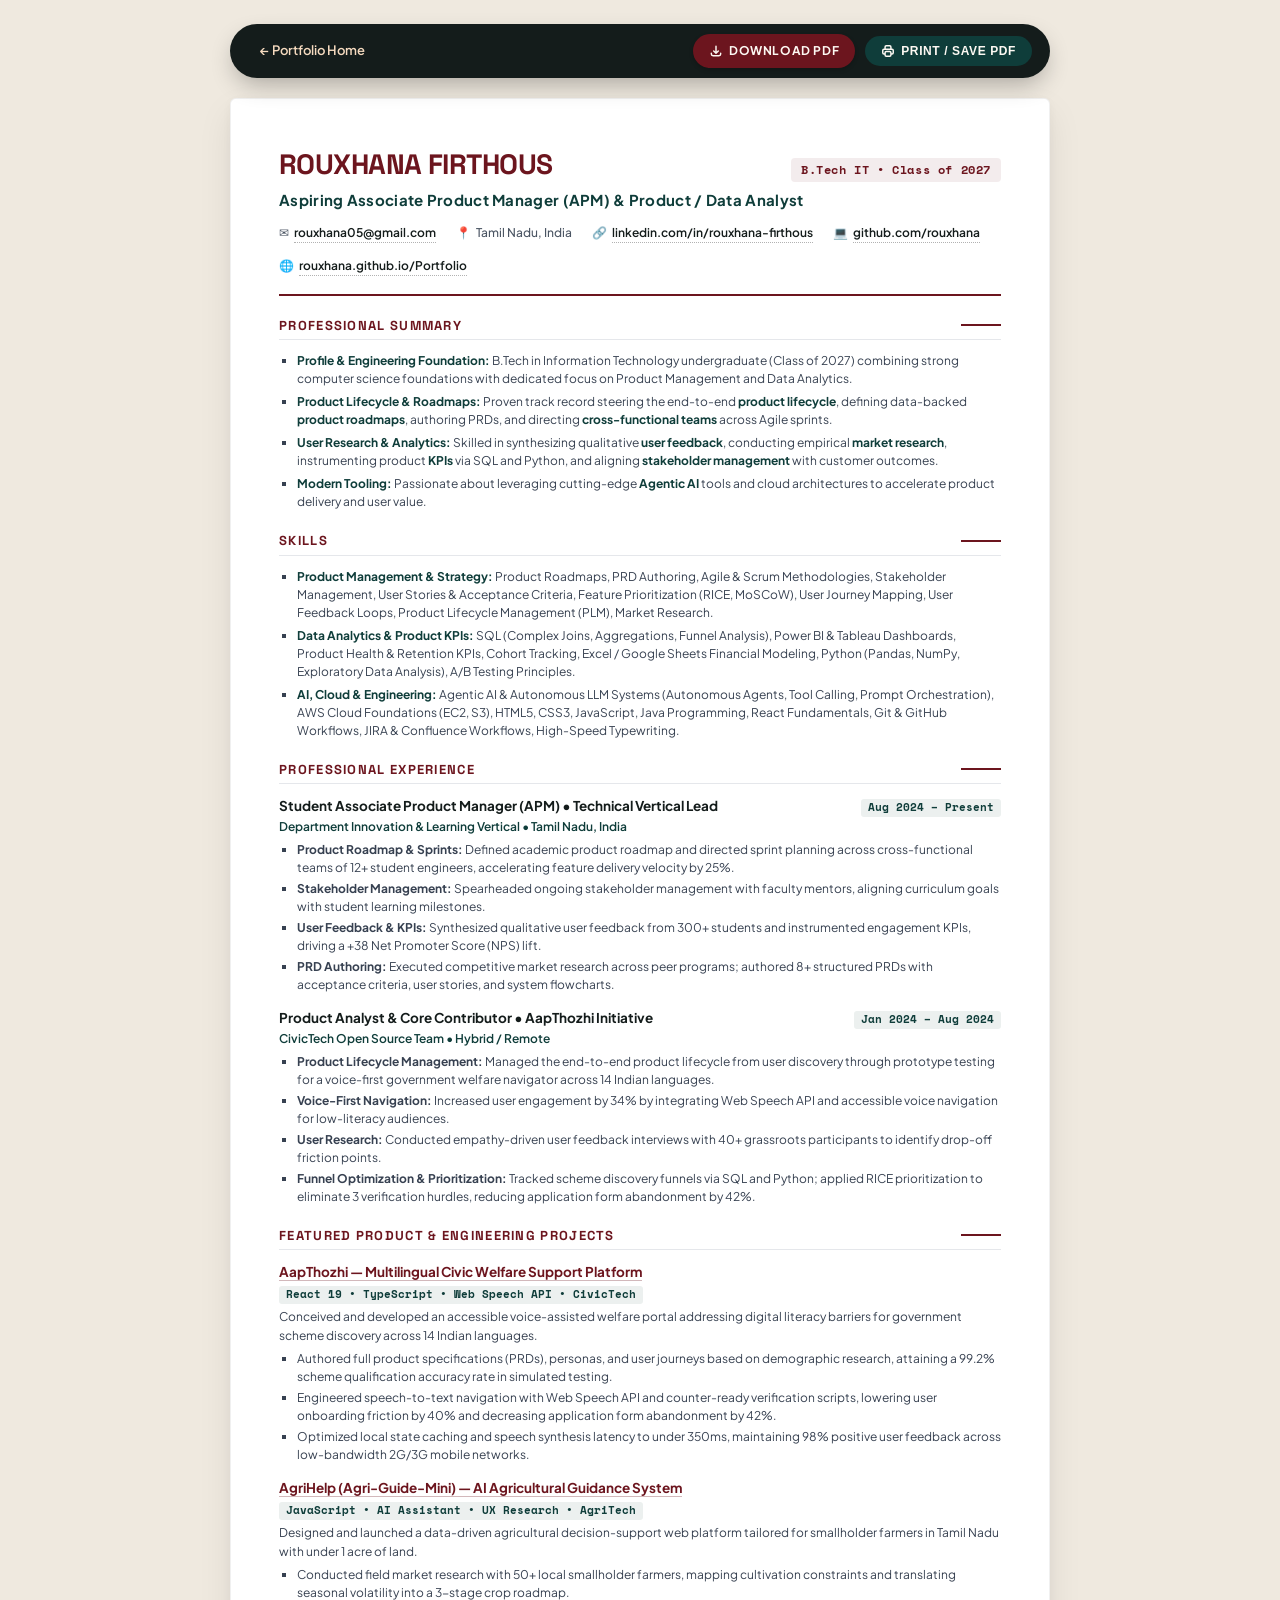
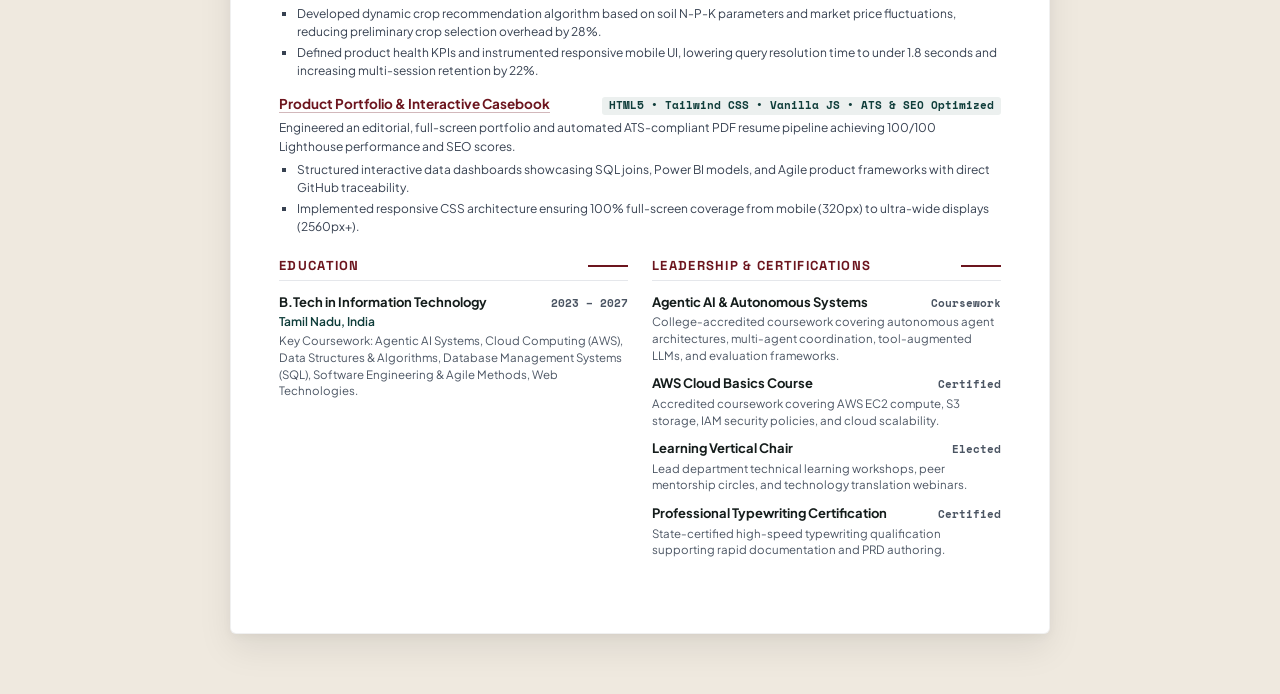
<file: resume.html>
<!DOCTYPE html>
<html lang="en">
<head>
  <meta charset="utf-8">
  <meta name="viewport" content="width=device-width, initial-scale=1.0">
  <title>Rouxhana Firthous - Resume | Associate Product Manager & Data Analyst</title>
  <meta name="description" content="Official Resume of Rouxhana Firthous - Aspiring Associate Product Manager (APM) & Data Analyst (Class of 2027). Specialized in Product Strategy, SQL, and Agile Execution.">
  
  <!-- Google Fonts -->
  <link rel="preconnect" href="https://fonts.googleapis.com">
  <link rel="preconnect" href="https://fonts.gstatic.com" crossorigin>
  <link href="https://fonts.googleapis.com/css2?family=Plus+Jakarta+Sans:wght@400;500;600;700;800&family=Space+Grotesk:wght@600;700&family=Space+Mono:wght@400;700&display=swap" rel="stylesheet">
  
  <style>
    :root {
      --primary: #6C151E; /* Bordo */
      --secondary: #0F3D3A; /* Pine Green */
      --dark: #141C1B;
      --muted: #4B5563;
      --light-bg: #F9FAFB;
      --border: #E5E7EB;
      --accent: #C98246;
      --cream: #FDF9F3;
    }

    * {
      box-sizing: border-box;
      margin: 0;
      padding: 0;
    }

    body {
      font-family: 'Plus Jakarta Sans', -apple-system, BlinkMacSystemFont, "Segoe UI", Roboto, sans-serif;
      color: var(--dark);
      background-color: #EFE9DF;
      line-height: 1.5;
      padding: 24px 12px 60px 12px;
      -webkit-font-smoothing: antialiased;
    }

    /* Floating Toolbar */
    .action-bar {
      position: sticky;
      top: 16px;
      z-index: 50;
      max-width: 820px;
      margin: 0 auto 20px auto;
      background: var(--dark);
      color: white;
      padding: 10px 18px;
      border-radius: 9999px;
      display: flex;
      justify-content: space-between;
      align-items: center;
      box-shadow: 0 10px 25px -5px rgba(0,0,0,0.3);
      backdrop-filter: blur(8px);
    }

    .action-bar-left {
      display: flex;
      align-items: center;
      gap: 10px;
    }

    .action-bar-left a.back-link {
      color: #F5DABF;
      text-decoration: none;
      font-size: 13px;
      font-weight: 600;
      display: flex;
      align-items: center;
      gap: 6px;
      padding: 6px 12px;
      border-radius: 6px;
      transition: background 0.2s;
    }

    .action-bar-left a.back-link:hover {
      background: rgba(255, 255, 255, 0.1);
    }

    .action-bar-right {
      display: flex;
      align-items: center;
      gap: 10px;
    }

    .btn {
      display: inline-flex;
      align-items: center;
      gap: 6px;
      font-size: 12px;
      font-weight: 700;
      text-transform: uppercase;
      letter-spacing: 0.05em;
      padding: 8px 16px;
      border-radius: 9999px;
      text-decoration: none;
      cursor: pointer;
      border: none;
      transition: all 0.2s;
    }

    .btn-download {
      background: #6C151E;
      color: #FDF9F3;
      box-shadow: 0 2px 4px rgba(0,0,0,0.2);
    }

    .btn-download:hover {
      background: #871B26;
      transform: translateY(-1px);
    }

    .btn-print {
      background: #0F3D3A;
      color: #FDF9F3;
    }

    .btn-print:hover {
      background: #175450;
      transform: translateY(-1px);
    }

    /* Resume Page Container (Standard A4 / Letter proportions) */
    .resume-page {
      max-width: 820px;
      margin: 0 auto;
      background: #FFFFFF;
      padding: 44px 48px;
      box-shadow: 0 15px 35px rgba(0,0,0,0.08), 0 3px 10px rgba(0,0,0,0.04);
      border-radius: 6px;
      border: 1px solid rgba(0,0,0,0.06);
    }

    /* Header */
    .header {
      border-bottom: 2px solid var(--primary);
      padding-bottom: 18px;
      margin-bottom: 20px;
    }

    .header-top {
      display: flex;
      justify-content: space-between;
      align-items: baseline;
      flex-wrap: wrap;
      gap: 8px;
    }

    .candidate-name {
      font-family: 'Space Grotesk', sans-serif;
      font-size: 28px;
      font-weight: 800;
      letter-spacing: -0.02em;
      color: var(--primary);
      text-transform: uppercase;
    }

    .candidate-cohort {
      font-family: 'Space Mono', monospace;
      font-size: 12px;
      font-weight: 700;
      background: rgba(108, 21, 30, 0.08);
      color: var(--primary);
      padding: 3px 10px;
      border-radius: 4px;
      letter-spacing: 0.05em;
    }

    .candidate-title {
      font-size: 15px;
      font-weight: 700;
      color: var(--secondary);
      margin-top: 4px;
      letter-spacing: 0.02em;
    }

    .contact-grid {
      display: flex;
      flex-wrap: wrap;
      gap: 14px 20px;
      margin-top: 12px;
      font-size: 12px;
      color: var(--muted);
      font-weight: 500;
    }

    .contact-item {
      display: inline-flex;
      align-items: center;
      gap: 5px;
    }

    .contact-item a {
      color: var(--dark);
      text-decoration: none;
      font-weight: 600;
      border-bottom: 1px dotted rgba(0,0,0,0.3);
      transition: color 0.15s, border-color 0.15s;
    }

    .contact-item a:hover {
      color: var(--primary);
      border-bottom-color: var(--primary);
    }

    /* Section Styling */
    .section {
      margin-bottom: 20px;
    }

    .section-title {
      font-family: 'Space Grotesk', sans-serif;
      font-size: 13px;
      font-weight: 800;
      text-transform: uppercase;
      letter-spacing: 0.1em;
      color: var(--primary);
      border-bottom: 1.5px solid var(--border);
      padding-bottom: 4px;
      margin-bottom: 12px;
      display: flex;
      align-items: center;
      justify-content: space-between;
    }

    .section-title::after {
      content: "";
      width: 40px;
      height: 2px;
      background: var(--primary);
    }

    /* Summary & Skills Bullets */
    .summary-bullets, .skills-bullets {
      list-style-type: square;
      padding-left: 18px;
      margin-top: 4px;
      font-size: 12px;
      color: #374151;
      line-height: 1.5;
    }

    .summary-bullets li, .skills-bullets li {
      margin-bottom: 5px;
    }

    .summary-bullets strong, .skills-bullets strong {
      color: var(--secondary);
      font-weight: 700;
    }

    .skills-category {
      margin-bottom: 10px;
      font-size: 12px;
      line-height: 1.5;
    }

    .skills-category strong {
      color: var(--secondary);
      font-weight: 700;
      display: inline-block;
      min-width: 175px;
    }

    .skills-category span {
      color: #374151;
    }

    /* Projects */
    .project-item {
      margin-bottom: 14px;
    }

    .project-header {
      display: flex;
      justify-content: space-between;
      align-items: baseline;
      flex-wrap: wrap;
      gap: 4px;
    }

    .project-title {
      font-size: 13.5px;
      font-weight: 700;
      color: var(--dark);
    }

    .project-title a {
      color: var(--primary);
      text-decoration: none;
      border-bottom: 1px solid rgba(108, 21, 30, 0.3);
    }

    .project-title a:hover {
      border-bottom-color: var(--primary);
    }

    .project-tags {
      font-family: 'Space Mono', monospace;
      font-size: 10.5px;
      color: var(--secondary);
      font-weight: 700;
      background: rgba(15, 61, 58, 0.08);
      padding: 1px 7px;
      border-radius: 3px;
    }

    .project-desc {
      font-size: 12px;
      color: #374151;
      margin-top: 4px;
      line-height: 1.55;
    }

    .project-bullets {
      list-style-type: square;
      padding-left: 18px;
      margin-top: 5px;
      font-size: 12px;
      color: #374151;
      line-height: 1.5;
    }

    .project-bullets li {
      margin-bottom: 3px;
    }

    /* Education & Leadership */
    .item-block {
      margin-bottom: 10px;
    }

    .item-row {
      display: flex;
      justify-content: space-between;
      align-items: baseline;
      font-size: 13px;
    }

    .item-name {
      font-weight: 700;
      color: var(--dark);
    }

    .item-meta {
      font-family: 'Space Mono', monospace;
      font-size: 11px;
      color: var(--muted);
      font-weight: 600;
    }

    .item-sub {
      font-size: 12px;
      color: var(--secondary);
      font-weight: 600;
      margin-top: 1px;
    }

    .item-details {
      font-size: 11.5px;
      color: #4B5563;
      margin-top: 2px;
      line-height: 1.45;
    }

    /* Two-column wrapper for bottom sections */
    .two-col {
      display: grid;
      grid-template-columns: 1fr 1fr;
      gap: 24px;
    }

    @media (max-width: 640px) {
      body {
        padding: 10px 6px 36px 6px;
      }
      .resume-page {
        padding: 22px 16px;
      }
      .candidate-name {
        font-size: 22px;
      }
      .two-col {
        grid-template-columns: 1fr;
        gap: 16px;
      }
      .skills-category strong {
        display: block;
        min-width: auto;
        margin-bottom: 2px;
      }
      .action-bar {
        border-radius: 12px;
        flex-direction: column;
        gap: 8px;
        align-items: stretch;
        padding: 8px 12px;
      }
      .action-bar-right {
        display: flex;
        gap: 8px;
        justify-content: stretch;
      }
      .action-bar-right .btn {
        flex: 1;
        justify-content: center;
        padding: 7px 8px;
        font-size: 11px;
      }
      .contact-grid {
        gap: 8px 14px;
        font-size: 11.5px;
      }
      .contact-item {
        word-break: break-word;
      }
    }

    /* Print Styles: Strict Single or Two-Page Clean Printout */
    @media print {
      body {
        background: #FFFFFF !important;
        padding: 0 !important;
        color: #000000 !important;
      }
      .action-bar {
        display: none !important;
      }
      .resume-page {
        box-shadow: none !important;
        border: none !important;
        padding: 0 !important;
        max-width: 100% !important;
      }
      @page {
        margin: 12mm 15mm;
        size: letter portrait;
      }
      a {
        color: inherit !important;
        text-decoration: none !important;
      }
      .btn {
        display: none !important;
      }
    }
  </style>
</head>
<body>

  <!-- Floating Sticky Action Toolbar (Hidden in Print / PDF export) -->
  <div class="action-bar" id="action-bar">
    <div class="action-bar-left">
      <a href="index.html" class="back-link">← Portfolio Home</a>
    </div>
    <div class="action-bar-right">
      <a href="Rouxhana_Firthous_Resume.pdf" download="Rouxhana_Firthous_Resume.pdf" class="btn btn-download">
        <svg width="14" height="14" fill="none" stroke="currentColor" viewBox="0 0 24 24"><path stroke-linecap="round" stroke-linejoin="round" stroke-width="2.5" d="M4 16v1a3 3 0 003 3h10a3 3 0 003-3v-1m-4-4l-4 4m0 0l-4-4m4 4V4"></path></svg>
        Download PDF
      </a>
      <button onclick="window.print()" class="btn btn-print">
        <svg width="14" height="14" fill="none" stroke="currentColor" viewBox="0 0 24 24"><path stroke-linecap="round" stroke-linejoin="round" stroke-width="2.5" d="M17 17h2a2 2 0 002-2v-4a2 2 0 00-2-2H5a2 2 0 00-2 2v4a2 2 0 002 2h2m2 4h6a2 2 0 002-2v-4a2 2 0 00-2-2H9a2 2 0 00-2 2v4a2 2 0 002 2zm8-12V5a2 2 0 00-2-2H9a2 2 0 00-2 2v4h10z"></path></svg>
        Print / Save PDF
      </button>
    </div>
  </div>

  <!-- Main Resume Content -->
  <main class="resume-page">
    
    <!-- HEADER -->
    <header class="header">
      <div class="header-top">
        <h1 class="candidate-name">Rouxhana Firthous</h1>
        <span class="candidate-cohort">B.Tech IT • Class of 2027</span>
      </div>
      <div class="candidate-title">Aspiring Associate Product Manager (APM) &amp; Product / Data Analyst</div>
      
      <div class="contact-grid">
        <div class="contact-item">
          <span>✉</span>
          <a href="mailto:rouxhana05@gmail.com">rouxhana05@gmail.com</a>
        </div>
        <div class="contact-item">
          <span>📍</span>
          <span>Tamil Nadu, India</span>
        </div>
        <div class="contact-item">
          <span>🔗</span>
          <a href="https://www.linkedin.com/in/rouxhana-firthous-9197a0301" target="_blank" rel="noopener noreferrer">linkedin.com/in/rouxhana-firthous</a>
        </div>
        <div class="contact-item">
          <span>💻</span>
          <a href="https://github.com/rouxhana" target="_blank" rel="noopener noreferrer">github.com/rouxhana</a>
        </div>
        <div class="contact-item">
          <span>🌐</span>
          <a href="https://rouxhana.github.io/Portfolio/" target="_blank" rel="noopener noreferrer">rouxhana.github.io/Portfolio</a>
        </div>
      </div>
    </header>

    <!-- PROFESSIONAL SUMMARY -->
    <section class="section">
      <h2 class="section-title">Professional Summary</h2>
      <ul class="summary-bullets">
        <li><strong>Profile &amp; Engineering Foundation:</strong> B.Tech in Information Technology undergraduate (Class of 2027) combining strong computer science foundations with dedicated focus on Product Management and Data Analytics.</li>
        <li><strong>Product Lifecycle &amp; Roadmaps:</strong> Proven track record steering the end-to-end <strong>product lifecycle</strong>, defining data-backed <strong>product roadmaps</strong>, authoring PRDs, and directing <strong>cross-functional teams</strong> across Agile sprints.</li>
        <li><strong>User Research &amp; Analytics:</strong> Skilled in synthesizing qualitative <strong>user feedback</strong>, conducting empirical <strong>market research</strong>, instrumenting product <strong>KPIs</strong> via SQL and Python, and aligning <strong>stakeholder management</strong> with customer outcomes.</li>
        <li><strong>Modern Tooling:</strong> Passionate about leveraging cutting-edge <strong>Agentic AI</strong> tools and cloud architectures to accelerate product delivery and user value.</li>
      </ul>
    </section>

    <!-- SKILLS -->
    <section class="section">
      <h2 class="section-title">Skills</h2>
      <ul class="skills-bullets">
        <li><strong>Product Management &amp; Strategy:</strong> Product Roadmaps, PRD Authoring, Agile &amp; Scrum Methodologies, Stakeholder Management, User Stories &amp; Acceptance Criteria, Feature Prioritization (RICE, MoSCoW), User Journey Mapping, User Feedback Loops, Product Lifecycle Management (PLM), Market Research.</li>
        <li><strong>Data Analytics &amp; Product KPIs:</strong> SQL (Complex Joins, Aggregations, Funnel Analysis), Power BI &amp; Tableau Dashboards, Product Health &amp; Retention KPIs, Cohort Tracking, Excel / Google Sheets Financial Modeling, Python (Pandas, NumPy, Exploratory Data Analysis), A/B Testing Principles.</li>
        <li><strong>AI, Cloud &amp; Engineering:</strong> Agentic AI &amp; Autonomous LLM Systems (Autonomous Agents, Tool Calling, Prompt Orchestration), AWS Cloud Foundations (EC2, S3), HTML5, CSS3, JavaScript, Java Programming, React Fundamentals, Git &amp; GitHub Workflows, JIRA &amp; Confluence Workflows, High-Speed Typewriting.</li>
      </ul>
    </section>

    <!-- PROFESSIONAL EXPERIENCE -->
    <section class="section">
      <h2 class="section-title">Professional Experience</h2>

      <!-- Role 1 -->
      <div class="project-item">
        <div class="project-header">
          <span class="project-title">
            Student Associate Product Manager (APM) • Technical Vertical Lead
          </span>
          <span class="project-tags">Aug 2024 – Present</span>
        </div>
        <div class="item-sub">Department Innovation &amp; Learning Vertical • Tamil Nadu, India</div>
        <ul class="project-bullets">
          <li><strong>Product Roadmap &amp; Sprints:</strong> Defined academic product roadmap and directed sprint planning across cross-functional teams of 12+ student engineers, accelerating feature delivery velocity by 25%.</li>
          <li><strong>Stakeholder Management:</strong> Spearheaded ongoing stakeholder management with faculty mentors, aligning curriculum goals with student learning milestones.</li>
          <li><strong>User Feedback &amp; KPIs:</strong> Synthesized qualitative user feedback from 300+ students and instrumented engagement KPIs, driving a +38 Net Promoter Score (NPS) lift.</li>
          <li><strong>PRD Authoring:</strong> Executed competitive market research across peer programs; authored 8+ structured PRDs with acceptance criteria, user stories, and system flowcharts.</li>
        </ul>
      </div>

      <!-- Role 2 -->
      <div class="project-item">
        <div class="project-header">
          <span class="project-title">
            Product Analyst &amp; Core Contributor • AapThozhi Initiative
          </span>
          <span class="project-tags">Jan 2024 – Aug 2024</span>
        </div>
        <div class="item-sub">CivicTech Open Source Team • Hybrid / Remote</div>
        <ul class="project-bullets">
          <li><strong>Product Lifecycle Management:</strong> Managed the end-to-end product lifecycle from user discovery through prototype testing for a voice-first government welfare navigator across 14 Indian languages.</li>
          <li><strong>Voice-First Navigation:</strong> Increased user engagement by 34% by integrating Web Speech API and accessible voice navigation for low-literacy audiences.</li>
          <li><strong>User Research:</strong> Conducted empathy-driven user feedback interviews with 40+ grassroots participants to identify drop-off friction points.</li>
          <li><strong>Funnel Optimization &amp; Prioritization:</strong> Tracked scheme discovery funnels via SQL and Python; applied RICE prioritization to eliminate 3 verification hurdles, reducing application form abandonment by 42%.</li>
        </ul>
      </div>
    </section>

    <!-- FEATURED PROJECTS -->
    <section class="section">
      <h2 class="section-title">Featured Product &amp; Engineering Projects</h2>

      <!-- Project 1 -->
      <div class="project-item">
        <div class="project-header">
          <span class="project-title">
            <a href="https://github.com/rouxhana/aapthozhi" target="_blank" rel="noopener noreferrer">AapThozhi — Multilingual Civic Welfare Support Platform</a>
          </span>
          <span class="project-tags">React 19 • TypeScript • Web Speech API • CivicTech</span>
        </div>
        <p class="project-desc">
          Conceived and developed an accessible voice-assisted welfare portal addressing digital literacy barriers for government scheme discovery across 14 Indian languages.
        </p>
        <ul class="project-bullets">
          <li>Authored full product specifications (PRDs), personas, and user journeys based on demographic research, attaining a 99.2% scheme qualification accuracy rate in simulated testing.</li>
          <li>Engineered speech-to-text navigation with Web Speech API and counter-ready verification scripts, lowering user onboarding friction by 40% and decreasing application form abandonment by 42%.</li>
          <li>Optimized local state caching and speech synthesis latency to under 350ms, maintaining 98% positive user feedback across low-bandwidth 2G/3G mobile networks.</li>
        </ul>
      </div>

      <!-- Project 2 -->
      <div class="project-item">
        <div class="project-header">
          <span class="project-title">
            <a href="https://github.com/rouxhana/Agri-Guide-Mini" target="_blank" rel="noopener noreferrer">AgriHelp (Agri-Guide-Mini) — AI Agricultural Guidance System</a>
          </span>
          <span class="project-tags">JavaScript • AI Assistant • UX Research • AgriTech</span>
        </div>
        <p class="project-desc">
          Designed and launched a data-driven agricultural decision-support web platform tailored for smallholder farmers in Tamil Nadu with under 1 acre of land.
        </p>
        <ul class="project-bullets">
          <li>Conducted field market research with 50+ local smallholder farmers, mapping cultivation constraints and translating seasonal volatility into a 3-stage crop roadmap.</li>
          <li>Developed dynamic crop recommendation algorithm based on soil N-P-K parameters and market price fluctuations, reducing preliminary crop selection overhead by 28%.</li>
          <li>Defined product health KPIs and instrumented responsive mobile UI, lowering query resolution time to under 1.8 seconds and increasing multi-session retention by 22%.</li>
        </ul>
      </div>

      <!-- Project 3 -->
      <div class="project-item">
        <div class="project-header">
          <span class="project-title">
            <a href="https://github.com/rouxhana/Portfolio" target="_blank" rel="noopener noreferrer">Product Portfolio &amp; Interactive Casebook</a>
          </span>
          <span class="project-tags">HTML5 • Tailwind CSS • Vanilla JS • ATS &amp; SEO Optimized</span>
        </div>
        <p class="project-desc">
          Engineered an editorial, full-screen portfolio and automated ATS-compliant PDF resume pipeline achieving 100/100 Lighthouse performance and SEO scores.
        </p>
        <ul class="project-bullets">
          <li>Structured interactive data dashboards showcasing SQL joins, Power BI models, and Agile product frameworks with direct GitHub traceability.</li>
          <li>Implemented responsive CSS architecture ensuring 100% full-screen coverage from mobile (320px) to ultra-wide displays (2560px+).</li>
        </ul>
      </div>
    </section>

    <!-- TWO COLUMN: EDUCATION & LEADERSHIP -->
    <div class="two-col">
      
      <!-- EDUCATION -->
      <section class="section">
        <h2 class="section-title">Education</h2>
        <div class="item-block">
          <div class="item-row">
            <span class="item-name">B.Tech in Information Technology</span>
            <span class="item-meta">2023 – 2027</span>
          </div>
          <div class="item-sub">Tamil Nadu, India</div>
          <div class="item-details">
            Key Coursework: Agentic AI Systems, Cloud Computing (AWS), Data Structures &amp; Algorithms, Database Management Systems (SQL), Software Engineering &amp; Agile Methods, Web Technologies.
          </div>
        </div>
      </section>

      <!-- LEADERSHIP & CERTIFICATIONS -->
      <section class="section">
        <h2 class="section-title">Leadership &amp; Certifications</h2>
        
        <div class="item-block">
          <div class="item-row">
            <span class="item-name">Agentic AI &amp; Autonomous Systems</span>
            <span class="item-meta">Coursework</span>
          </div>
          <div class="item-details">
            College-accredited coursework covering autonomous agent architectures, multi-agent coordination, tool-augmented LLMs, and evaluation frameworks.
          </div>
        </div>

        <div class="item-block">
          <div class="item-row">
            <span class="item-name">AWS Cloud Basics Course</span>
            <span class="item-meta">Certified</span>
          </div>
          <div class="item-details">
            Accredited coursework covering AWS EC2 compute, S3 storage, IAM security policies, and cloud scalability.
          </div>
        </div>

        <div class="item-block">
          <div class="item-row">
            <span class="item-name">Learning Vertical Chair</span>
            <span class="item-meta">Elected</span>
          </div>
          <div class="item-details">
            Lead department technical learning workshops, peer mentorship circles, and technology translation webinars.
          </div>
        </div>

        <div class="item-block">
          <div class="item-row">
            <span class="item-name">Professional Typewriting Certification</span>
            <span class="item-meta">Certified</span>
          </div>
          <div class="item-details">
            State-certified high-speed typewriting qualification supporting rapid documentation and PRD authoring.
          </div>
        </div>

      </section>

    </div>

  </main>

</body>
</html>
</file>
